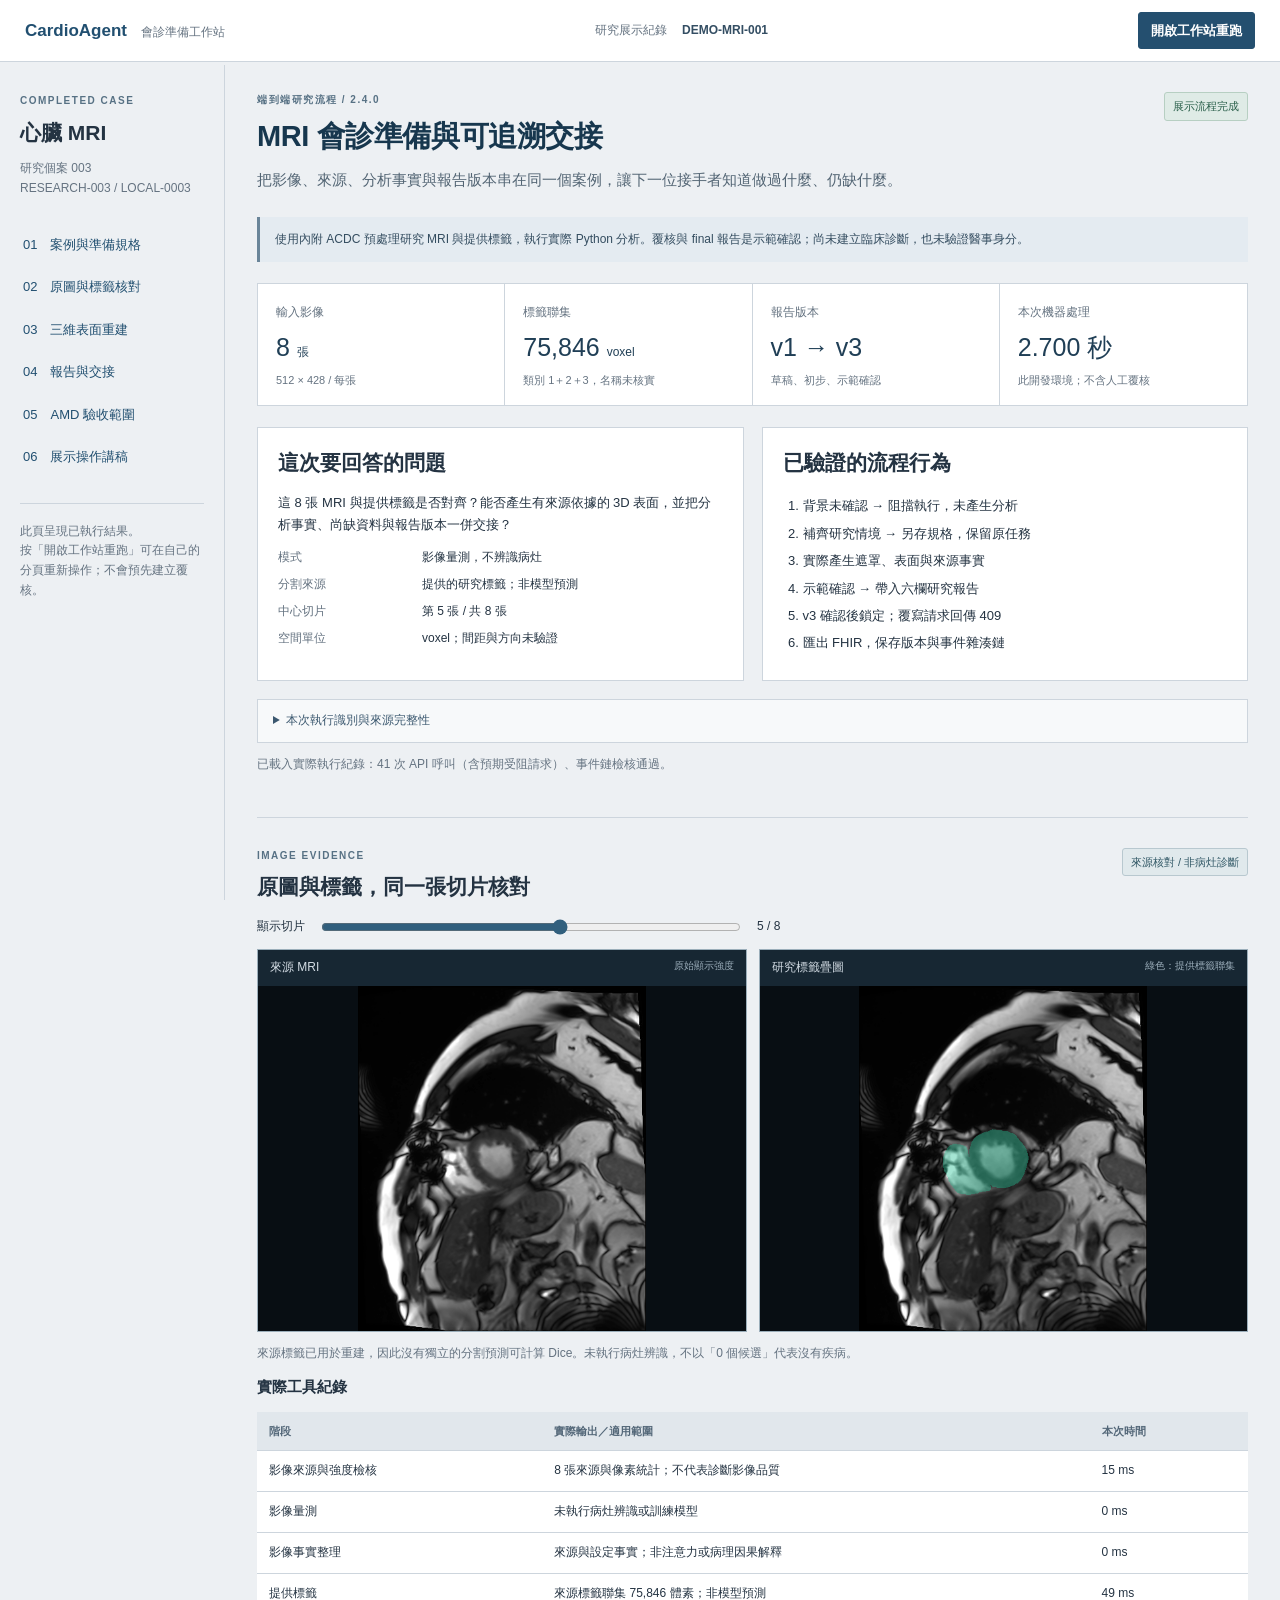
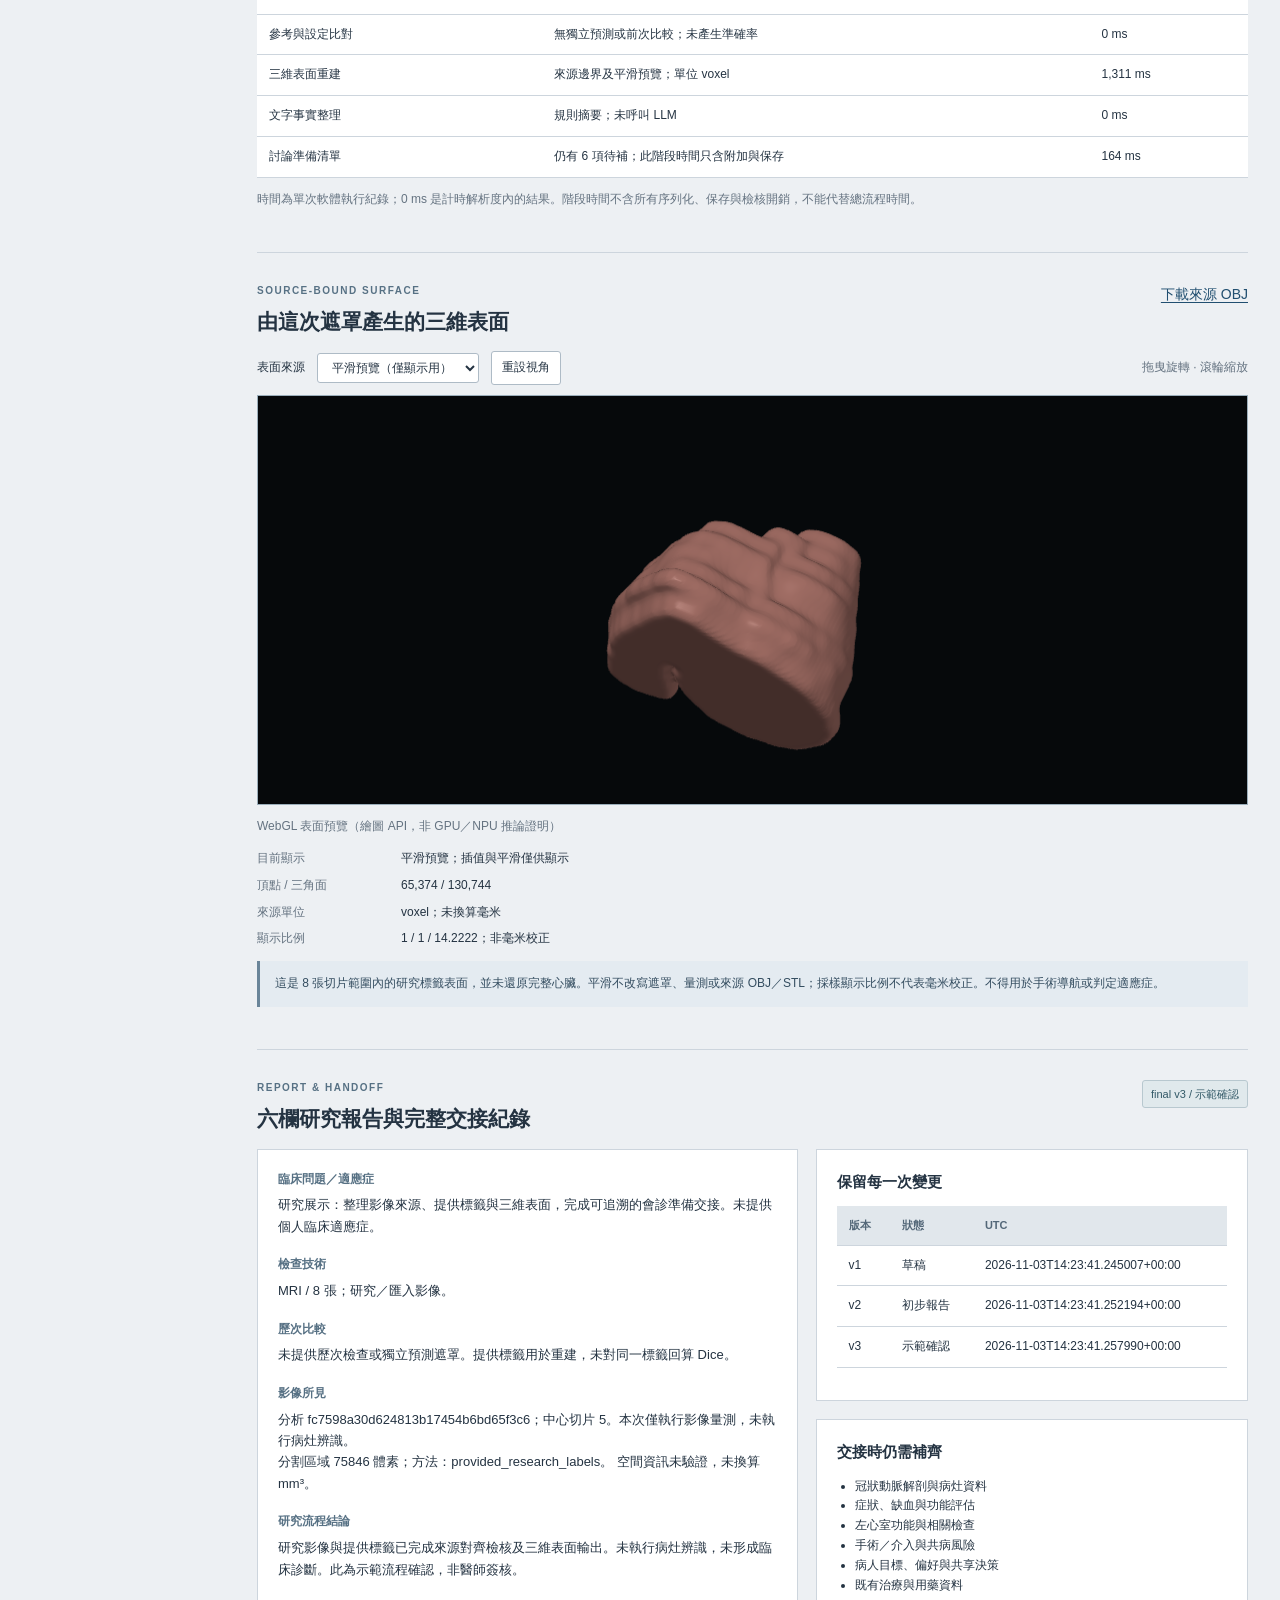
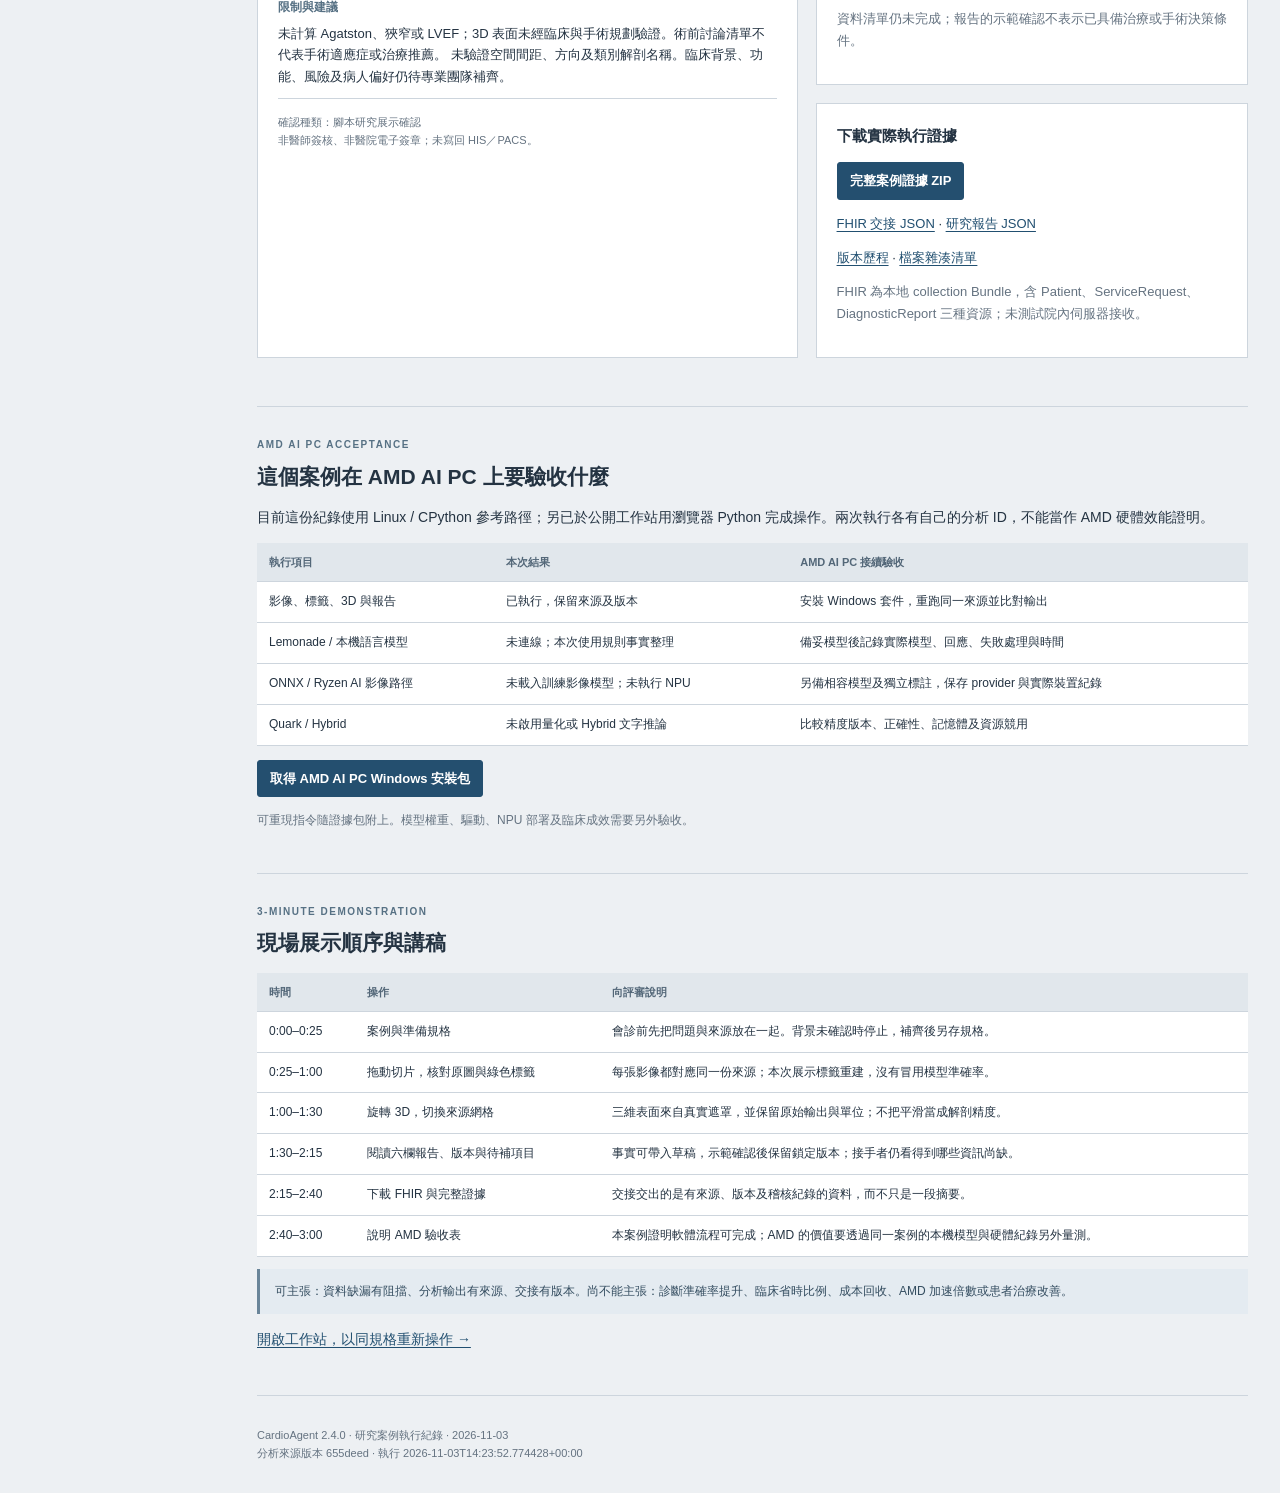
<file: docs/showcase/index.html>
<!doctype html>
<html lang="zh-Hant">
<head><meta charset="utf-8"><meta name="viewport" content="width=device-width,initial-scale=1"><title>DEMO-MRI-001｜完整執行案例 · CardioAgent</title><link rel="stylesheet" href="showcase.css"><script defer src="mesh_viewer.js"></script><script defer src="showcase.js"></script></head>
<body>
<header class="topbar"><a href="../?view=workspace">CardioAgent <span>會診準備工作站</span></a><div>研究展示紀錄 <b>DEMO-MRI-001</b></div><a class="action" href="../?view=workspace&revision=2.4.0">開啟工作站重跑</a></header>
<div class="layout"><aside><p class="eyebrow">COMPLETED CASE</p><h2>心臟 MRI</h2><p class="muted">研究個案 003<br>RESEARCH-003 / LOCAL-0003</p><nav aria-label="案例流程"><a href="#overview">01　案例與準備規格</a><a href="#images">02　原圖與標籤核對</a><a href="#mesh">03　三維表面重建</a><a href="#report">04　報告與交接</a><a href="#amd">05　AMD 驗收範圍</a><a href="#script">06　展示操作講稿</a></nav><p class="side-note">此頁呈現已執行結果。<br>按「開啟工作站重跑」可在自己的分頁重新操作；不會預先建立覆核。</p></aside>
<main>
<section id="overview"><div class="section-head"><div><p class="eyebrow">端到端研究流程 / 2.4.0</p><h1>MRI 會診準備與可追溯交接</h1><p class="lead">把影像、來源、分析事實與報告版本串在同一個案例，讓下一位接手者知道做過什麼、仍缺什麼。</p></div><span class="badge">展示流程完成</span></div>
<p class="notice">使用內附 ACDC 預處理研究 MRI 與提供標籤，執行實際 Python 分析。覆核與 final 報告是示範確認；尚未建立臨床診斷，也未驗證醫事身分。</p>
<div class="metrics"><div><span>輸入影像</span><strong>8 <small>張</small></strong><p>512 × 428 / 每張</p></div><div><span>標籤聯集</span><strong>75,846 <small>voxel</small></strong><p>類別 1＋2＋3，名稱未核實</p></div><div><span>報告版本</span><strong>v1 → v3</strong><p>草稿、初步、示範確認</p></div><div><span>本次機器處理</span><strong id="machineTime">讀取中</strong><p>此開發環境；不含人工覆核</p></div></div>
<div class="two-col"><div class="panel"><h2>這次要回答的問題</h2><p>這 8 張 MRI 與提供標籤是否對齊？能否產生有來源依據的 3D 表面，並把分析事實、尚缺資料與報告版本一併交接？</p><dl class="compact"><dt>模式</dt><dd>影像量測，不辨識病灶</dd><dt>分割來源</dt><dd>提供的研究標籤；非模型預測</dd><dt>中心切片</dt><dd>第 5 張 / 共 8 張</dd><dt>空間單位</dt><dd>voxel；間距與方向未驗證</dd></dl></div><div class="panel"><h2>已驗證的流程行為</h2><ol class="checks"><li>背景未確認 → 阻擋執行，未產生分析</li><li>補齊研究情境 → 另存規格，保留原任務</li><li>實際產生遮罩、表面與來源事實</li><li>示範確認 → 帶入六欄研究報告</li><li>v3 確認後鎖定；覆寫請求回傳 409</li><li>匯出 FHIR，保存版本與事件雜湊鏈</li></ol></div></div>
<details><summary>本次執行識別與來源完整性</summary><dl id="identifiers" class="compact"></dl><p class="muted">規格保存時綁定來源檔案及雜湊；事件鏈通過本機一致性檢核，未做外部時間戳或醫院電子簽章。</p><a href="case-summary.json" download>下載案例摘要 JSON</a></details><p id="loadStatus" role="status">正在讀取已保存的執行紀錄…</p></section>

<section id="images"><div class="section-head"><div><p class="eyebrow">IMAGE EVIDENCE</p><h2>原圖與標籤，同一張切片核對</h2></div><span class="tag">來源核對 / 非病灶診斷</span></div><div class="image-controls"><label for="slice">顯示切片</label><input id="slice" type="range" min="1" max="8" value="5"><output id="sliceNumber" for="slice">5 / 8</output></div><div class="image-pair"><figure><figcaption>來源 MRI <span>原始顯示強度</span></figcaption><img id="original" src="slice-05-original.png" alt="第 5 張研究 MRI 原圖"></figure><figure><figcaption>研究標籤疊圖 <span>綠色：提供標籤聯集</span></figcaption><img id="overlay" src="slice-05-overlay.png" alt="第 5 張 MRI 與提供研究標籤的疊圖"></figure></div><p class="muted">來源標籤已用於重建，因此沒有獨立的分割預測可計算 Dice。未執行病灶辨識，不以「0 個候選」代表沒有疾病。</p><h3>實際工具紀錄</h3><table><thead><tr><th>階段</th><th>實際輸出／適用範圍</th><th>本次時間</th></tr></thead><tbody id="stages"></tbody></table><p class="muted">時間為單次軟體執行紀錄；0 ms 是計時解析度內的結果。階段時間不含所有序列化、保存與檢核開銷，不能代替總流程時間。</p></section>

<section id="mesh"><div class="section-head"><div><p class="eyebrow">SOURCE-BOUND SURFACE</p><h2>由這次遮罩產生的三維表面</h2></div><a href="source-surface-voxel.obj" download>下載來源 OBJ</a></div><div class="mesh-controls"><label for="surface">表面來源</label><select id="surface"><option value="display">平滑預覽（僅顯示用）</option><option value="source">來源邊界網格</option></select><button id="resetMesh">重設視角</button><span>拖曳旋轉 · 滾輪縮放</span></div><canvas id="meshCanvas" aria-label="本案例實際分割表面的互動三維預覽"></canvas><p id="meshStatus" role="status">正在讀取保存的網格…</p><dl id="meshFacts" class="compact"></dl><p class="notice">這是 8 張切片範圍內的研究標籤表面，並未還原完整心臟。平滑不改寫遮罩、量測或來源 OBJ／STL；採樣顯示比例不代表毫米校正。不得用於手術導航或判定適應症。</p></section>

<section id="report"><div class="section-head"><div><p class="eyebrow">REPORT & HANDOFF</p><h2>六欄研究報告與完整交接紀錄</h2></div><span class="tag">final v3 / 示範確認</span></div><div class="two-col report-grid"><div class="panel"><div id="reportFields"></div><p class="signature">確認種類：腳本研究展示確認<br>非醫師簽核、非醫院電子簽章；未寫回 HIS／PACS。</p></div><div><div class="panel"><h3>保留每一次變更</h3><table><thead><tr><th>版本</th><th>狀態</th><th>UTC</th></tr></thead><tbody id="versions"></tbody></table></div><div class="panel"><h3>交接時仍需補齊</h3><ul id="missing"></ul><p class="muted">資料清單仍未完成；報告的示範確認不表示已具備治療或手術決策條件。</p></div><div class="panel"><h3>下載實際執行證據</h3><p><a class="action" href="CardioAgent_DEMO-MRI-001_Evidence.zip" download>完整案例證據 ZIP</a></p><p><a href="handoff-fhir.json" download>FHIR 交接 JSON</a> · <a href="final-report.json" download>研究報告 JSON</a></p><p><a href="report-history.json" download>版本歷程</a> · <a href="manifest.json" download>檔案雜湊清單</a></p><p class="muted">FHIR 為本地 collection Bundle，含 Patient、ServiceRequest、DiagnosticReport 三種資源；未測試院內伺服器接收。</p></div></div></div></section>

<section id="amd"><p class="eyebrow">AMD AI PC ACCEPTANCE</p><h2>這個案例在 AMD AI PC 上要驗收什麼</h2><p>目前這份紀錄使用 Linux / CPython 參考路徑；另已於公開工作站用瀏覽器 Python 完成操作。兩次執行各有自己的分析 ID，不能當作 AMD 硬體效能證明。</p><table><thead><tr><th>執行項目</th><th>本次結果</th><th>AMD AI PC 接續驗收</th></tr></thead><tbody><tr><td>影像、標籤、3D 與報告</td><td>已執行，保留來源及版本</td><td>安裝 Windows 套件，重跑同一來源並比對輸出</td></tr><tr><td>Lemonade / 本機語言模型</td><td>未連線；本次使用規則事實整理</td><td>備妥模型後記錄實際模型、回應、失敗處理與時間</td></tr><tr><td>ONNX / Ryzen AI 影像路徑</td><td>未載入訓練影像模型；未執行 NPU</td><td>另備相容模型及獨立標註，保存 provider 與實際裝置紀錄</td></tr><tr><td>Quark / Hybrid</td><td>未啟用量化或 Hybrid 文字推論</td><td>比較精度版本、正確性、記憶體及資源競用</td></tr></tbody></table><p><a class="action" href="https://github.com/poemcheng/cardioagent-workstation/releases/tag/aipc-2.4.0-655deed">取得 AMD AI PC Windows 安裝包</a></p><p class="muted">可重現指令隨證據包附上。模型權重、驅動、NPU 部署及臨床成效需要另外驗收。</p></section>

<section id="script"><p class="eyebrow">3-MINUTE DEMONSTRATION</p><h2>現場展示順序與講稿</h2><table><thead><tr><th>時間</th><th>操作</th><th>向評審說明</th></tr></thead><tbody><tr><td>0:00–0:25</td><td>案例與準備規格</td><td>會診前先把問題與來源放在一起。背景未確認時停止，補齊後另存規格。</td></tr><tr><td>0:25–1:00</td><td>拖動切片，核對原圖與綠色標籤</td><td>每張影像都對應同一份來源；本次展示標籤重建，沒有冒用模型準確率。</td></tr><tr><td>1:00–1:30</td><td>旋轉 3D，切換來源網格</td><td>三維表面來自真實遮罩，並保留原始輸出與單位；不把平滑當成解剖精度。</td></tr><tr><td>1:30–2:15</td><td>閱讀六欄報告、版本與待補項目</td><td>事實可帶入草稿，示範確認後保留鎖定版本；接手者仍看得到哪些資訊尚缺。</td></tr><tr><td>2:15–2:40</td><td>下載 FHIR 與完整證據</td><td>交接交出的是有來源、版本及稽核紀錄的資料，而不只是一段摘要。</td></tr><tr><td>2:40–3:00</td><td>說明 AMD 驗收表</td><td>本案例證明軟體流程可完成；AMD 的價值要透過同一案例的本機模型與硬體紀錄另外量測。</td></tr></tbody></table><p class="notice">可主張：資料缺漏有阻擋、分析輸出有來源、交接有版本。尚不能主張：診斷準確率提升、臨床省時比例、成本回收、AMD 加速倍數或患者治療改善。</p><p><a href="../?view=workspace&revision=2.4.0">開啟工作站，以同規格重新操作 →</a></p></section>
<footer>CardioAgent 2.4.0 · 研究案例執行紀錄 · 2026-11-03<br><span id="recordSource"></span></footer>
</main></div></body></html>
</file>
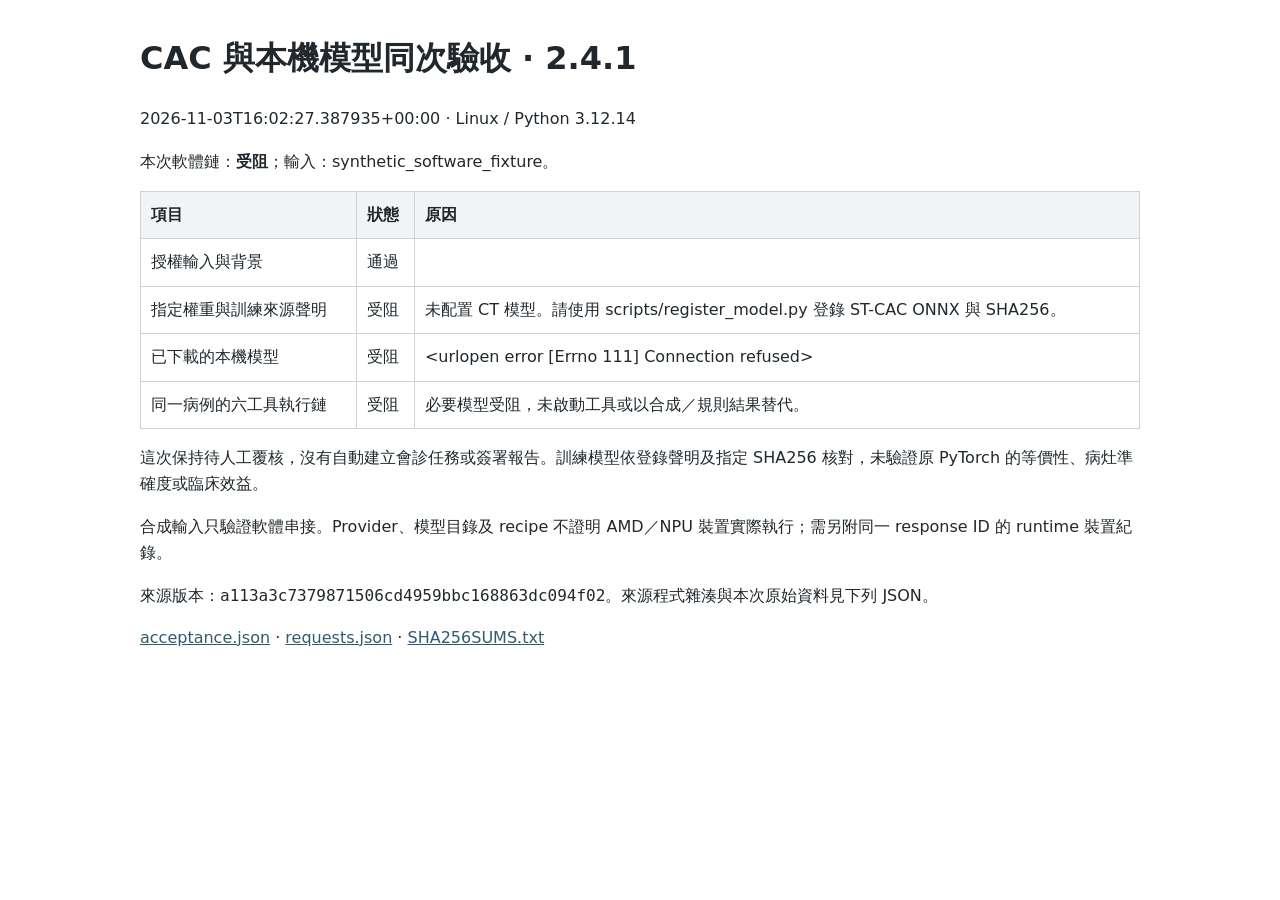
<file: evidence/model_chain_2.4.1/missing_model_run/index.html>
<!doctype html><html lang="zh-Hant"><meta charset="utf-8"><meta name="viewport" content="width=device-width,initial-scale=1">
<title>CardioAgent CAC 與本機模型同次驗收</title><style>body{font:16px/1.65 system-ui;color:#20282d;max-width:1000px;margin:32px auto;padding:0 24px}table{width:100%;border-collapse:collapse}td,th{border:1px solid #ccd2d6;padding:10px;text-align:left}th{background:#f1f3f4}code{overflow-wrap:anywhere}a{color:#315a70}</style>
<h1>CAC 與本機模型同次驗收 · 2.4.1</h1>
<p>2026-11-03T16:02:27.387935+00:00 · Linux / Python 3.12.14</p>
<p>本次軟體鏈：<strong>受阻</strong>；輸入：synthetic_software_fixture。</p>
<table><tr><th>項目</th><th>狀態</th><th>原因</th></tr><tr><td>授權輸入與背景</td><td>通過</td><td></td></tr><tr><td>指定權重與訓練來源聲明</td><td>受阻</td><td>未配置 CT 模型。請使用 scripts/register_model.py 登錄 ST-CAC ONNX 與 SHA256。</td></tr><tr><td>已下載的本機模型</td><td>受阻</td><td>&lt;urlopen error [Errno 111] Connection refused&gt;</td></tr><tr><td>同一病例的六工具執行鏈</td><td>受阻</td><td>必要模型受阻，未啟動工具或以合成／規則結果替代。</td></tr></table><ul></ul>
<p>這次保持待人工覆核，沒有自動建立會診任務或簽署報告。訓練模型依登錄聲明及指定 SHA256 核對，未驗證原 PyTorch 的等價性、病灶準確度或臨床效益。</p>
<p>合成輸入只驗證軟體串接。Provider、模型目錄及 recipe 不證明 AMD／NPU 裝置實際執行；需另附同一 response ID 的 runtime 裝置紀錄。</p>
<p>來源版本：<code>a113a3c7379871506cd4959bbc168863dc094f02</code>。來源程式雜湊與本次原始資料見下列 JSON。</p><p><a href="acceptance.json">acceptance.json</a> · <a href="requests.json">requests.json</a> · <a href="SHA256SUMS.txt">SHA256SUMS.txt</a></p></html>
</file>
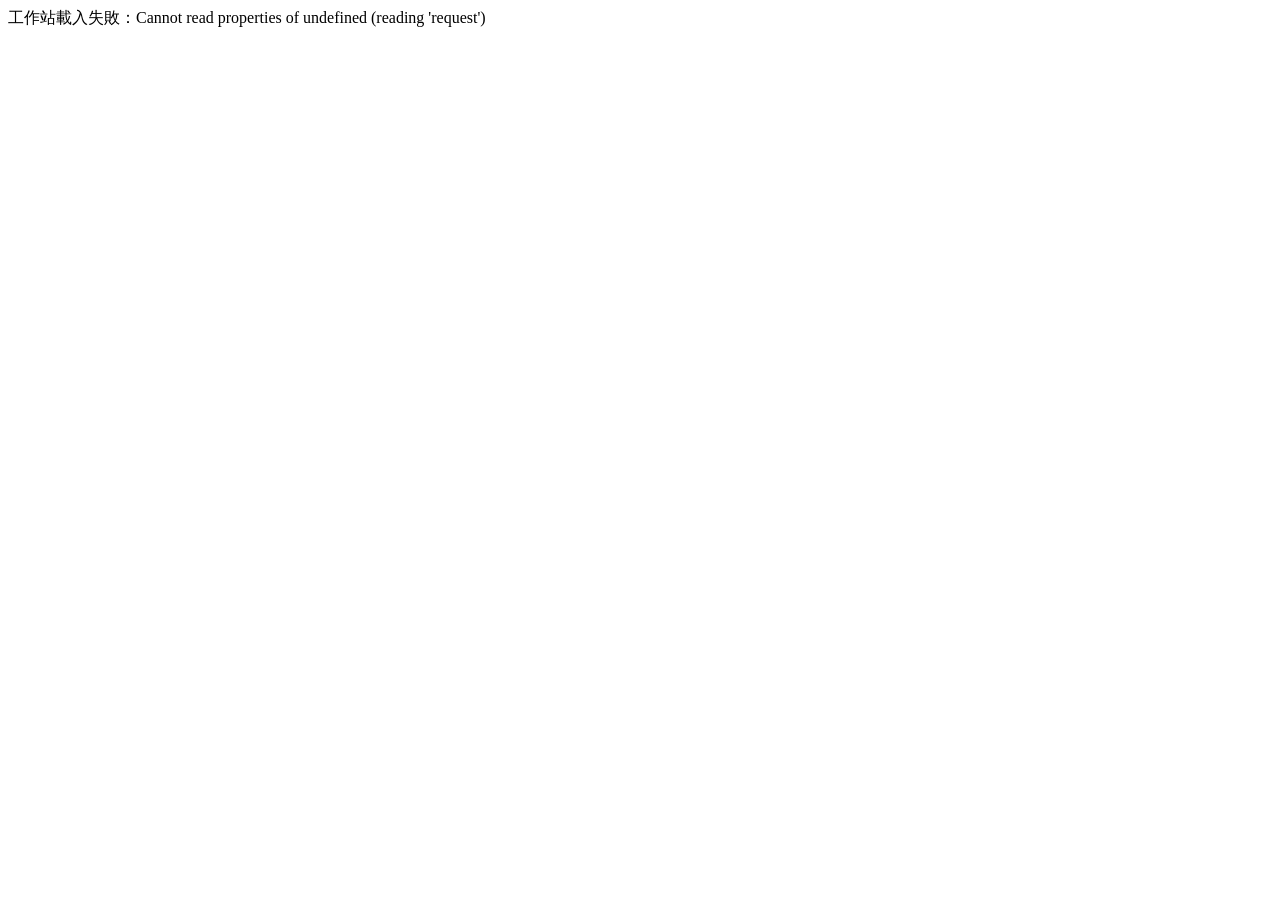
<file: docs/frame.html>
<!doctype html><html lang="zh-Hant"><head><meta charset="utf-8"><meta name="viewport" content="width=device-width,initial-scale=1"><title>CardioAgent</title><script defer src="frame-loader.js?v=2.4.1-chain1"></script></head><body><p>正在開啟工作站…</p></body></html>
</file>
<file: docs/showcase/showcase.css>
:root{font-family:Arial,"Noto Sans TC","Microsoft JhengHei",sans-serif;color:#243342;background:#edf0f3;font-size:14px;line-height:1.65;scroll-behavior:smooth;--line:#cdd5dd;--blue:#214f70;--muted:#657381}*{box-sizing:border-box}body{margin:0}a{color:var(--blue);text-underline-offset:3px}button,select,input{font:inherit}button,select{border:1px solid #aebbc6;background:#fff;border-radius:3px;padding:6px 10px;color:#243342}button{cursor:pointer}button:hover{background:#e5edf3}:focus-visible{outline:3px solid #4483ad;outline-offset:3px}.topbar{position:sticky;top:0;z-index:10;display:flex;align-items:center;justify-content:space-between;gap:16px;padding:12px 25px;background:#fff;border-bottom:1px solid var(--line)}.topbar>a:first-child{font-size:17px;font-weight:700;text-decoration:none}.topbar span{font-size:12px;font-weight:400;color:var(--muted);margin-left:9px}.topbar div{font-size:12px;color:var(--muted)}.topbar b{margin-left:12px;color:#344e63}.action{display:inline-block;padding:7px 12px;text-decoration:none;background:#244f6f;color:white;border:1px solid #244f6f;border-radius:3px;font-weight:600;font-size:13px}.action:hover{background:#193f5d}.layout{max-width:1530px;margin:auto;display:grid;grid-template-columns:225px minmax(0,1fr)}aside{position:sticky;top:65px;height:calc(100vh - 65px);padding:28px 20px;border-right:1px solid var(--line);align-self:start}aside h2{font-size:21px;margin:4px 0}.eyebrow{font-size:10px;letter-spacing:1.5px;font-weight:700;color:#577184;margin:0 0 8px}aside nav{display:grid;gap:3px;margin:26px -10px}aside nav a{padding:9px 10px;text-decoration:none;font-size:13px;border-left:3px solid transparent}aside nav a:hover{background:#e0e7ed;border-left-color:var(--blue)}.side-note{font-size:12px;color:var(--muted);border-top:1px solid var(--line);padding-top:18px}.muted{color:var(--muted);font-size:12px}main{padding:30px 32px 0;min-width:0}section{scroll-margin-top:88px;border-bottom:1px solid var(--line);padding-bottom:30px;margin-bottom:30px}.section-head{display:flex;align-items:flex-start;justify-content:space-between;gap:20px}.section-head>div{max-width:760px}h1{font-size:29px;line-height:1.35;margin:0 0 12px;color:#17374e;letter-spacing:-.4px}h2{font-size:21px;line-height:1.4;margin:0 0 15px}h3{font-size:15px;margin:0 0 12px}.lead{font-size:15px;margin:0 0 12px;max-width:720px;color:#536574}.badge,.tag{white-space:nowrap;font-size:11px;display:inline-block;padding:4px 8px;border:1px solid #b8c8cf;background:#e0e9ec;color:#315866;border-radius:3px}.badge{background:#dfebe6;border-color:#b7cfc2;color:#2c614c}.notice{border-left:3px solid #6a8599;background:#e4ebf1;padding:12px 15px;font-size:12px;line-height:1.8;color:#344d60}.metrics{display:grid;grid-template-columns:repeat(4,minmax(0,1fr));margin:21px 0;border:1px solid var(--line);background:#fff}.metrics>div{padding:16px 18px;border-right:1px solid var(--line)}.metrics>div:last-child{border:0}.metrics span{color:var(--muted);font-size:12px}.metrics strong{display:block;font-size:25px;font-weight:500;font-variant-numeric:tabular-nums;color:#203f56;margin:3px 0}.metrics small{font-size:12px}.metrics p{font-size:11px;color:var(--muted);margin:0}.two-col{display:grid;grid-template-columns:1fr 1fr;gap:18px}.panel{border:1px solid var(--line);padding:20px;background:#fff;margin-bottom:18px}.panel p{font-size:13px}.compact{display:grid;grid-template-columns:130px minmax(0,1fr);gap:7px 14px;font-size:12px}.compact dt{color:var(--muted)}.compact dd{margin:0;overflow-wrap:anywhere}.checks{padding-left:20px;margin:0;font-size:13px}.checks li{padding:3px 0}details{border:1px solid var(--line);padding:11px 15px;background:#f7f9fa;font-size:12px}summary{cursor:pointer;color:#3b586f}.image-controls{display:flex;gap:14px;align-items:center;font-size:12px;margin-bottom:12px}.image-controls input{flex:1;max-width:420px;accent-color:#315f7d}.image-pair{display:grid;grid-template-columns:1fr 1fr;gap:12px}.image-pair figure{margin:0;background:#080e13;border:1px solid #9baeba;min-width:0}.image-pair figcaption{color:#d4dde5;background:#172733;padding:8px 12px;font-size:12px;display:flex;justify-content:space-between}.image-pair figcaption span{font-size:10px;color:#9caebb}.image-pair img{width:100%;height:345px;display:block;object-fit:contain;image-rendering:auto}table{width:100%;border-collapse:collapse;font-size:12px;background:#fff;margin:12px 0}th{text-align:left;color:#536778;background:#e1e7ec;font-size:11px;font-weight:600}th,td{padding:10px 12px;border-bottom:1px solid var(--line);vertical-align:top}td:last-child{font-variant-numeric:tabular-nums}.mesh-controls{display:flex;gap:12px;flex-wrap:wrap;align-items:center;margin-bottom:10px;font-size:12px}.mesh-controls span{color:var(--muted);margin-left:auto}canvas{display:block;width:100%;height:410px;background:#070d11;border:1px solid #9baeba}.report-grid{grid-template-columns:1.25fr 1fr}#reportFields h3{font-size:12px;color:#577184;margin:18px 0 5px}#reportFields h3:first-child{margin-top:0}#reportFields p{white-space:pre-line;margin:0;font-size:13px}.signature{border-top:1px solid var(--line);padding-top:14px;color:var(--muted);font-size:11px!important}#missing{padding-left:18px;font-size:12px}#loadStatus,#meshStatus{font-size:12px;color:var(--muted)}footer{font-size:11px;color:var(--muted);padding-bottom:30px;overflow-wrap:anywhere}@media(max-width:1050px){.layout{grid-template-columns:180px 1fr}aside{padding:22px 13px}main{padding:24px 20px 0}.metrics strong{font-size:20px}.metrics>div{padding:13px 10px}.two-col{grid-template-columns:1fr}.image-pair img{height:290px}.section-head{flex-wrap:wrap;gap:6px}}@media(max-width:720px){.topbar{padding:10px 13px;flex-wrap:wrap}.topbar div,.topbar span{display:none}.layout{display:block}aside{position:static;height:auto;padding:14px;border-right:0;border-bottom:1px solid var(--line)}aside>p,aside>h2{display:none}aside nav{margin:0;display:flex;overflow-x:auto;gap:8px}aside nav a{white-space:nowrap;padding:5px;font-size:11px}.metrics{grid-template-columns:1fr 1fr}.metrics>div{border-bottom:1px solid var(--line)}h1{font-size:24px}.image-pair{grid-template-columns:1fr}.image-pair img{height:320px}main{padding:22px 14px 0}canvas{height:320px}.compact{grid-template-columns:100px 1fr}section{scroll-margin-top:120px}table{font-size:11px}th,td{padding:8px}.mesh-controls span{margin:0}}@media print{.topbar,aside,.mesh-controls,.image-controls,.action{display:none}.layout{display:block}main{padding:0}section{break-inside:avoid-page}canvas{height:300px}.panel{padding:12px}.metrics strong{font-size:20px}a{color:#243342}}
</file>
